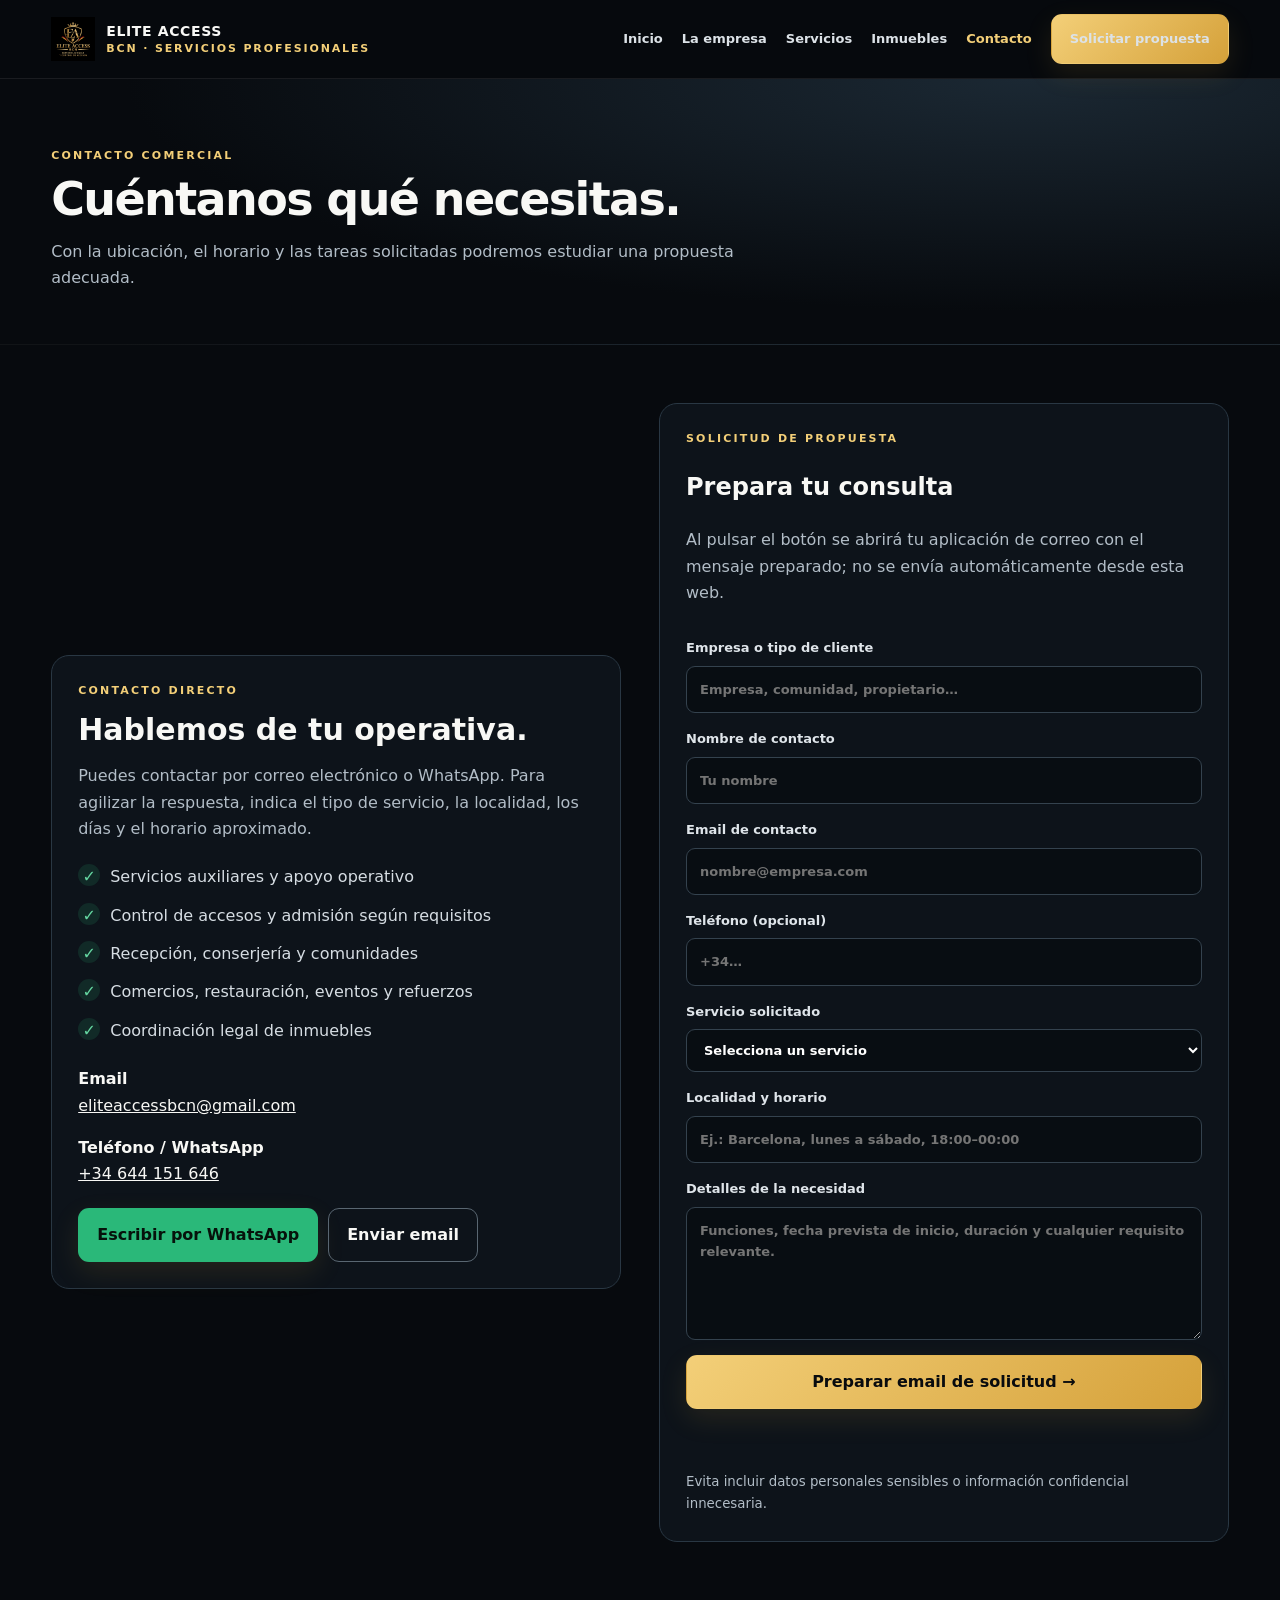
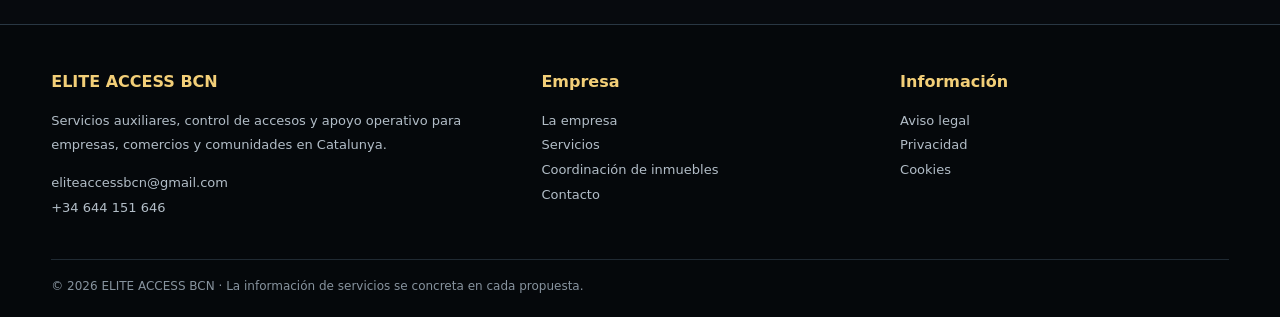
<file: contacto.html>
<!doctype html><html lang="es"><head><meta charset="utf-8"><meta name="viewport" content="width=device-width,initial-scale=1"><title>Contacto | ELITE ACCESS BCN</title><meta name="description" content="Solicita información o una propuesta de servicios auxiliares, control de accesos, recepción, conserjería y apoyo operativo en Catalunya."><meta name="theme-color" content="#070a0e"><link rel="icon" href="assets/logo.png"><link rel="stylesheet" href="styles.css"></head><body><a class="skip-link" href="#contenido">Saltar al contenido</a><header class="header"><div class="container nav"><a class="brand" href="index.html" aria-label="ELITE ACCESS BCN, inicio"><img src="assets/logo.png" alt=""><span class="brand-name">ELITE ACCESS<span>BCN · SERVICIOS PROFESIONALES</span></span></a><button class="mobile-toggle" aria-label="Abrir menú" aria-expanded="false" aria-controls="menu-principal">☰ Menú</button><nav class="menu" id="menu-principal" aria-label="Navegación principal"><a href="index.html">Inicio</a><a href="empresa.html">La empresa</a><a href="servicios.html">Servicios</a><a href="desokupacion.html">Inmuebles</a><a href="contacto.html" aria-current="page">Contacto</a><a class="cta" href="contacto.html">Solicitar propuesta</a></nav></div></header><main id="contenido"><section class="page-hero"><div class="container"><div class="kicker">Contacto comercial</div><h1>Cuéntanos qué necesitas.</h1><p>Con la ubicación, el horario y las tareas solicitadas podremos estudiar una propuesta adecuada.</p></div></section><section class="page"><div class="container contact"><div class="contact-box"><div class="kicker">Contacto directo</div><h2>Hablemos de tu operativa.</h2><p class="muted">Puedes contactar por correo electrónico o WhatsApp. Para agilizar la respuesta, indica el tipo de servicio, la localidad, los días y el horario aproximado.</p><div class="checks"><div class="check"><i>✓</i><span>Servicios auxiliares y apoyo operativo</span></div><div class="check"><i>✓</i><span>Control de accesos y admisión según requisitos</span></div><div class="check"><i>✓</i><span>Recepción, conserjería y comunidades</span></div><div class="check"><i>✓</i><span>Comercios, restauración, eventos y refuerzos</span></div><div class="check"><i>✓</i><span>Coordinación legal de inmuebles</span></div></div><p><strong>Email</strong><br><a href="mailto:eliteaccessbcn@gmail.com">eliteaccessbcn@gmail.com</a></p><p><strong>Teléfono / WhatsApp</strong><br><a href="tel:+34644151646">+34 644 151 646</a></p><div class="contact-actions"><a class="btn green" href="https://wa.me/34644151646" target="_blank" rel="noopener noreferrer">Escribir por WhatsApp</a><a class="btn ghost" href="mailto:eliteaccessbcn@gmail.com">Enviar email</a></div></div>
<form class="form" id="contact-form"><div><div class="kicker">Solicitud de propuesta</div><h2>Prepara tu consulta</h2><p class="muted">Al pulsar el botón se abrirá tu aplicación de correo con el mensaje preparado; no se envía automáticamente desde esta web.</p></div><label for="empresa">Empresa o tipo de cliente<input id="empresa" name="empresa" autocomplete="organization" placeholder="Empresa, comunidad, propietario…"></label><label for="nombre">Nombre de contacto<input id="nombre" name="nombre" autocomplete="name" required placeholder="Tu nombre"></label><label for="email">Email de contacto<input id="email" name="email" type="email" autocomplete="email" required placeholder="nombre@empresa.com"></label><label for="telefono">Teléfono (opcional)<input id="telefono" name="telefono" type="tel" autocomplete="tel" placeholder="+34…"></label><label for="servicio">Servicio solicitado<select id="servicio" name="servicio" required><option value="">Selecciona un servicio</option><option>Servicios auxiliares</option><option>Control de accesos</option><option>Recepción y conserjería</option><option>Apertura y cierre</option><option>Comunidades e inmuebles</option><option>Eventos y refuerzos</option><option>Comercio y restauración</option><option>Aparcamientos</option><option>Limpieza y mantenimiento básico</option><option>Coordinación legal de inmuebles</option><option>Otro / consulta general</option></select></label><label for="zona">Localidad y horario<input id="zona" name="zona" placeholder="Ej.: Barcelona, lunes a sábado, 18:00–00:00"></label><label for="mensaje">Detalles de la necesidad<textarea id="mensaje" name="mensaje" rows="5" required placeholder="Funciones, fecha prevista de inicio, duración y cualquier requisito relevante."></textarea></label><button class="btn" type="submit">Preparar email de solicitud →</button><p id="form-status" class="muted" role="status" aria-live="polite"></p><small>Evita incluir datos personales sensibles o información confidencial innecesaria.</small></form></div></section></main><footer class="footer"><div class="container footer-grid"><div><h4>ELITE ACCESS BCN</h4><p>Servicios auxiliares, control de accesos y apoyo operativo para empresas, comercios y comunidades en Catalunya.</p><p><a href="mailto:eliteaccessbcn@gmail.com">eliteaccessbcn@gmail.com</a><br><a href="tel:+34644151646">+34 644 151 646</a></p></div><div><h4>Empresa</h4><p><a href="empresa.html">La empresa</a><br><a href="servicios.html">Servicios</a><br><a href="desokupacion.html">Coordinación de inmuebles</a><br><a href="contacto.html">Contacto</a></p></div><div><h4>Información</h4><p><a href="legal.html">Aviso legal</a><br><a href="privacidad.html">Privacidad</a><br><a href="cookies.html">Cookies</a></p></div></div><div class="container copyright">© <span data-year>2026</span> ELITE ACCESS BCN · La información de servicios se concreta en cada propuesta.</div></footer><script src="script.js"></script></body></html>
</file>
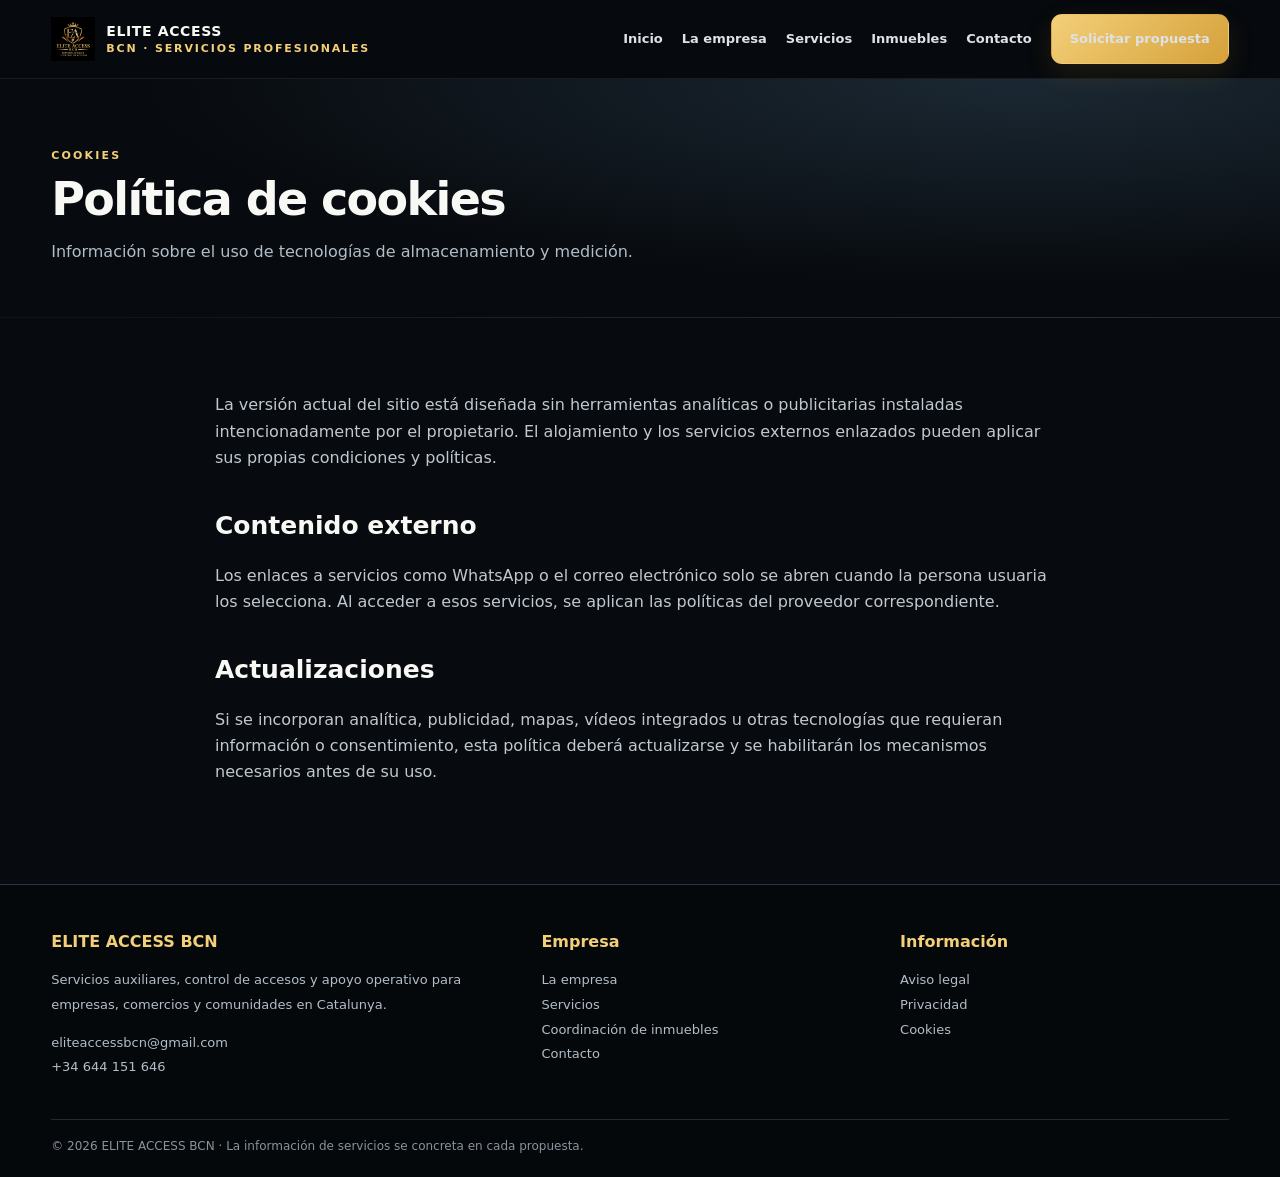
<file: cookies.html>
<!doctype html><html lang="es"><head><meta charset="utf-8"><meta name="viewport" content="width=device-width,initial-scale=1"><title>Política de cookies | ELITE ACCESS BCN</title><meta name="description" content="Información sobre cookies y tecnologías similares utilizadas en el sitio web de ELITE ACCESS BCN."><meta name="theme-color" content="#070a0e"><link rel="icon" href="assets/logo.png"><link rel="stylesheet" href="styles.css"></head><body><a class="skip-link" href="#contenido">Saltar al contenido</a><header class="header"><div class="container nav"><a class="brand" href="index.html" aria-label="ELITE ACCESS BCN, inicio"><img src="assets/logo.png" alt=""><span class="brand-name">ELITE ACCESS<span>BCN · SERVICIOS PROFESIONALES</span></span></a><button class="mobile-toggle" aria-label="Abrir menú" aria-expanded="false" aria-controls="menu-principal">☰ Menú</button><nav class="menu" id="menu-principal" aria-label="Navegación principal"><a href="index.html">Inicio</a><a href="empresa.html">La empresa</a><a href="servicios.html">Servicios</a><a href="desokupacion.html">Inmuebles</a><a href="contacto.html">Contacto</a><a class="cta" href="contacto.html">Solicitar propuesta</a></nav></div></header><main id="contenido"><section class="page-hero"><div class="container"><div class="kicker">Cookies</div><h1>Política de cookies</h1><p>Información sobre el uso de tecnologías de almacenamiento y medición.</p></div></section><section class="page"><div class="container prose"><p>La versión actual del sitio está diseñada sin herramientas analíticas o publicitarias instaladas intencionadamente por el propietario. El alojamiento y los servicios externos enlazados pueden aplicar sus propias condiciones y políticas.</p><h2>Contenido externo</h2><p>Los enlaces a servicios como WhatsApp o el correo electrónico solo se abren cuando la persona usuaria los selecciona. Al acceder a esos servicios, se aplican las políticas del proveedor correspondiente.</p><h2>Actualizaciones</h2><p>Si se incorporan analítica, publicidad, mapas, vídeos integrados u otras tecnologías que requieran información o consentimiento, esta política deberá actualizarse y se habilitarán los mecanismos necesarios antes de su uso.</p></div></section></main><footer class="footer"><div class="container footer-grid"><div><h4>ELITE ACCESS BCN</h4><p>Servicios auxiliares, control de accesos y apoyo operativo para empresas, comercios y comunidades en Catalunya.</p><p><a href="mailto:eliteaccessbcn@gmail.com">eliteaccessbcn@gmail.com</a><br><a href="tel:+34644151646">+34 644 151 646</a></p></div><div><h4>Empresa</h4><p><a href="empresa.html">La empresa</a><br><a href="servicios.html">Servicios</a><br><a href="desokupacion.html">Coordinación de inmuebles</a><br><a href="contacto.html">Contacto</a></p></div><div><h4>Información</h4><p><a href="legal.html">Aviso legal</a><br><a href="privacidad.html">Privacidad</a><br><a href="cookies.html">Cookies</a></p></div></div><div class="container copyright">© <span data-year>2026</span> ELITE ACCESS BCN · La información de servicios se concreta en cada propuesta.</div></footer><script src="script.js"></script></body></html>
</file>
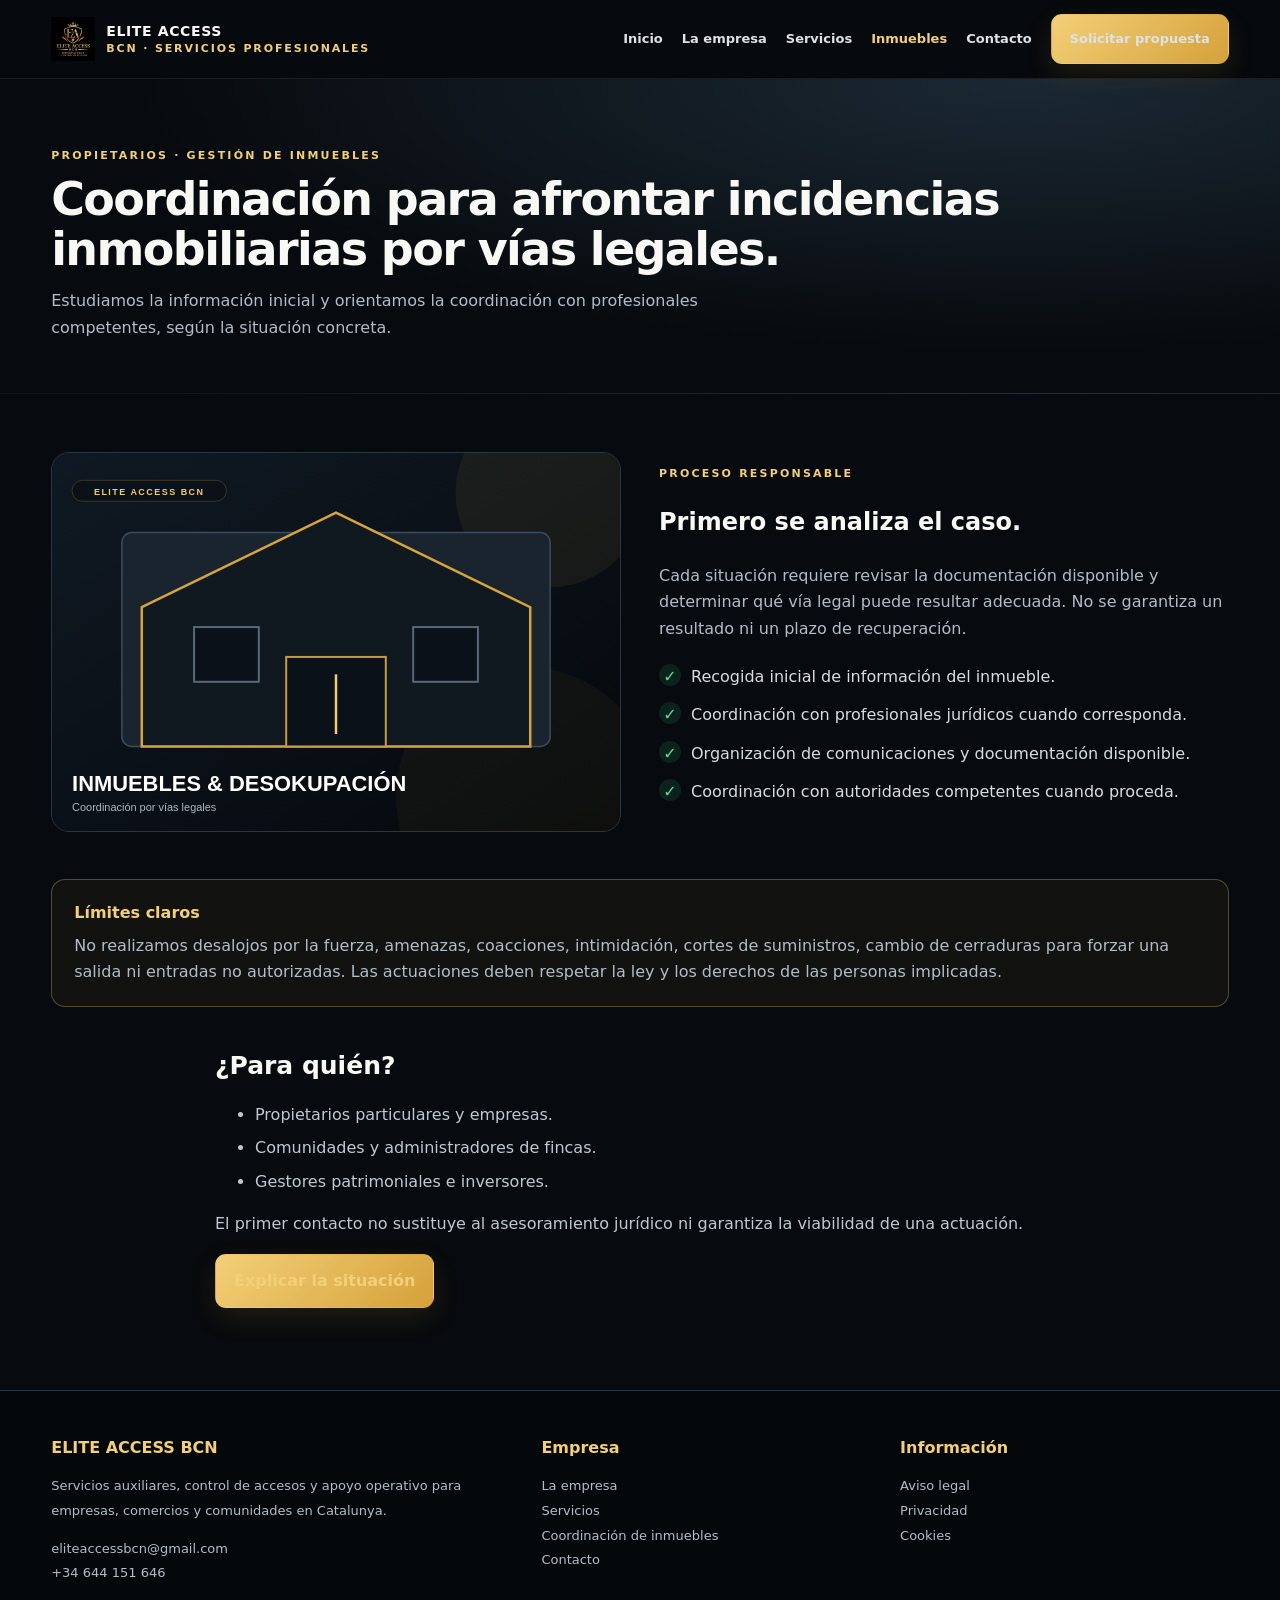
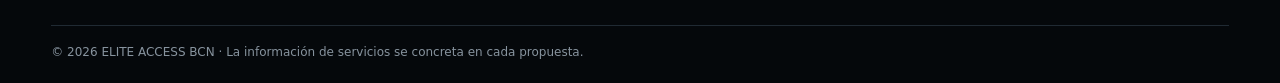
<file: desokupacion.html>
<!doctype html><html lang="es"><head><meta charset="utf-8"><meta name="viewport" content="width=device-width,initial-scale=1"><title>Coordinación legal de inmuebles | ELITE ACCESS BCN</title><meta name="description" content="Orientación inicial y coordinación con profesionales para estudiar vías legales de recuperación de inmuebles."><meta name="theme-color" content="#070a0e"><link rel="icon" href="assets/logo.png"><link rel="stylesheet" href="styles.css"></head><body><a class="skip-link" href="#contenido">Saltar al contenido</a><header class="header"><div class="container nav"><a class="brand" href="index.html" aria-label="ELITE ACCESS BCN, inicio"><img src="assets/logo.png" alt=""><span class="brand-name">ELITE ACCESS<span>BCN · SERVICIOS PROFESIONALES</span></span></a><button class="mobile-toggle" aria-label="Abrir menú" aria-expanded="false" aria-controls="menu-principal">☰ Menú</button><nav class="menu" id="menu-principal" aria-label="Navegación principal"><a href="index.html">Inicio</a><a href="empresa.html">La empresa</a><a href="servicios.html">Servicios</a><a href="desokupacion.html" aria-current="page">Inmuebles</a><a href="contacto.html">Contacto</a><a class="cta" href="contacto.html">Solicitar propuesta</a></nav></div></header><main id="contenido"><section class="page-hero"><div class="container"><div class="kicker">Propietarios · Gestión de inmuebles</div><h1>Coordinación para afrontar incidencias inmobiliarias por vías legales.</h1><p>Estudiamos la información inicial y orientamos la coordinación con profesionales competentes, según la situación concreta.</p></div></section><section class="page"><div class="container two"><div><img class="feature-image" src="assets/service-property.svg" alt="Ilustración conceptual de gestión de inmuebles"></div><div><div class="kicker">Proceso responsable</div><h2>Primero se analiza el caso.</h2><p class="muted">Cada situación requiere revisar la documentación disponible y determinar qué vía legal puede resultar adecuada. No se garantiza un resultado ni un plazo de recuperación.</p><div class="checks"><div class="check"><i>✓</i><span>Recogida inicial de información del inmueble.</span></div><div class="check"><i>✓</i><span>Coordinación con profesionales jurídicos cuando corresponda.</span></div><div class="check"><i>✓</i><span>Organización de comunicaciones y documentación disponible.</span></div><div class="check"><i>✓</i><span>Coordinación con autoridades competentes cuando proceda.</span></div></div></div></div><div class="container" style="margin-top:38px"><div class="notice"><strong>Límites claros</strong><p>No realizamos desalojos por la fuerza, amenazas, coacciones, intimidación, cortes de suministros, cambio de cerraduras para forzar una salida ni entradas no autorizadas. Las actuaciones deben respetar la ley y los derechos de las personas implicadas.</p></div></div><div class="container prose" style="margin-top:38px"><h2>¿Para quién?</h2><ul><li>Propietarios particulares y empresas.</li><li>Comunidades y administradores de fincas.</li><li>Gestores patrimoniales e inversores.</li></ul><p>El primer contacto no sustituye al asesoramiento jurídico ni garantiza la viabilidad de una actuación.</p><a class="btn" href="contacto.html">Explicar la situación</a></div></section></main><footer class="footer"><div class="container footer-grid"><div><h4>ELITE ACCESS BCN</h4><p>Servicios auxiliares, control de accesos y apoyo operativo para empresas, comercios y comunidades en Catalunya.</p><p><a href="mailto:eliteaccessbcn@gmail.com">eliteaccessbcn@gmail.com</a><br><a href="tel:+34644151646">+34 644 151 646</a></p></div><div><h4>Empresa</h4><p><a href="empresa.html">La empresa</a><br><a href="servicios.html">Servicios</a><br><a href="desokupacion.html">Coordinación de inmuebles</a><br><a href="contacto.html">Contacto</a></p></div><div><h4>Información</h4><p><a href="legal.html">Aviso legal</a><br><a href="privacidad.html">Privacidad</a><br><a href="cookies.html">Cookies</a></p></div></div><div class="container copyright">© <span data-year>2026</span> ELITE ACCESS BCN · La información de servicios se concreta en cada propuesta.</div></footer><script src="script.js"></script></body></html>
</file>
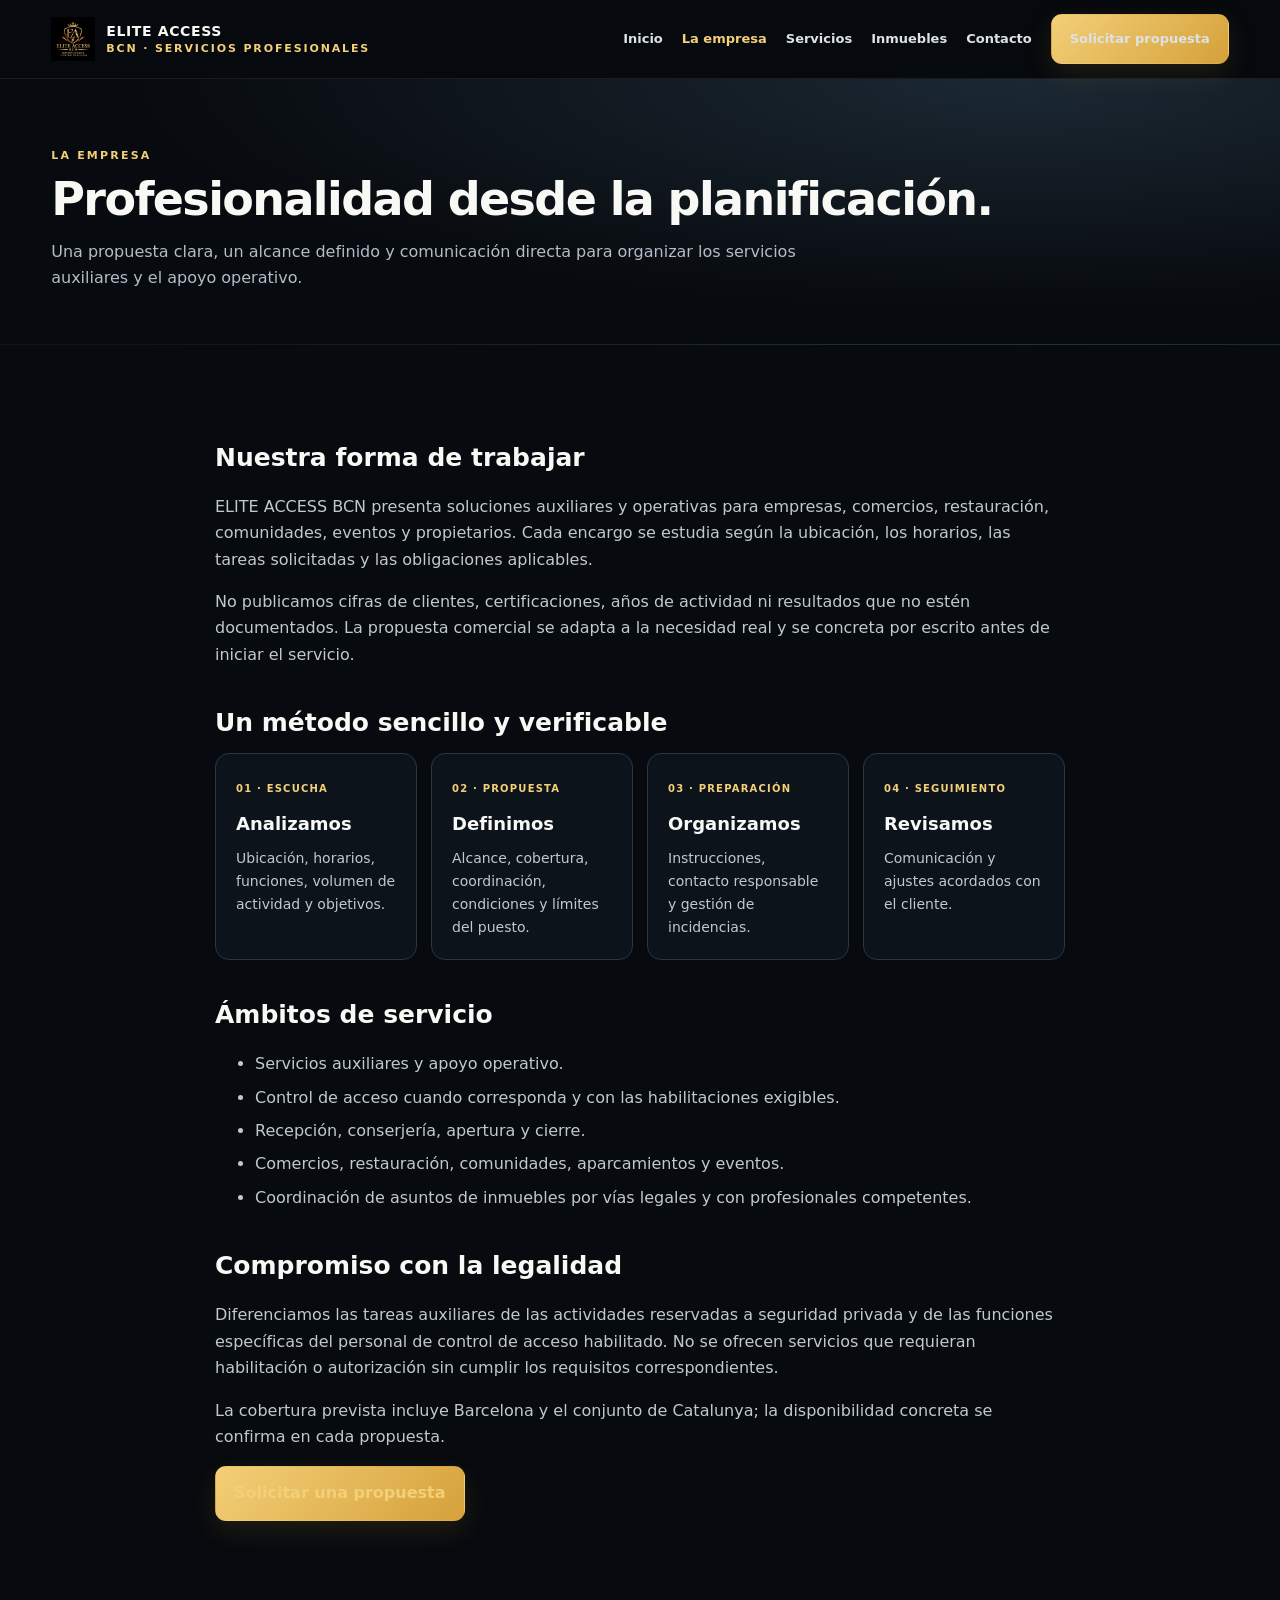
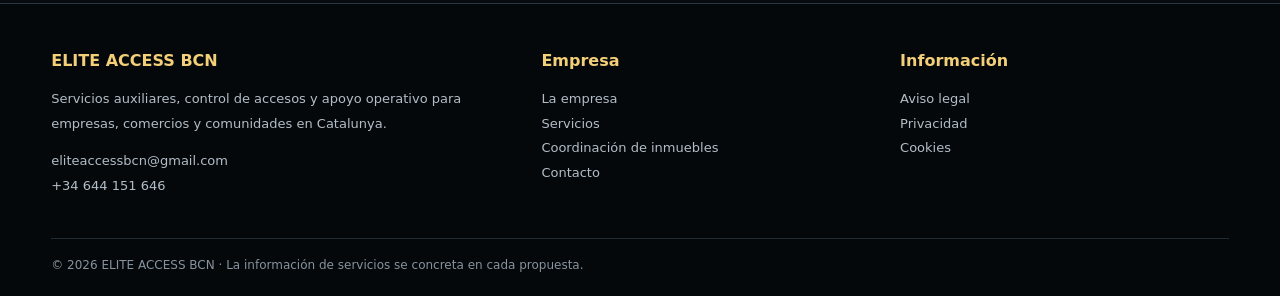
<file: empresa.html>
<!doctype html><html lang="es"><head><meta charset="utf-8"><meta name="viewport" content="width=device-width,initial-scale=1"><title>La empresa | ELITE ACCESS BCN</title><meta name="description" content="Conoce el enfoque de ELITE ACCESS BCN, sus procesos de trabajo, organización y compromiso con la definición clara de cada servicio."><meta name="theme-color" content="#070a0e"><link rel="icon" href="assets/logo.png"><link rel="stylesheet" href="styles.css"></head><body><a class="skip-link" href="#contenido">Saltar al contenido</a><header class="header"><div class="container nav"><a class="brand" href="index.html" aria-label="ELITE ACCESS BCN, inicio"><img src="assets/logo.png" alt=""><span class="brand-name">ELITE ACCESS<span>BCN · SERVICIOS PROFESIONALES</span></span></a><button class="mobile-toggle" aria-label="Abrir menú" aria-expanded="false" aria-controls="menu-principal">☰ Menú</button><nav class="menu" id="menu-principal" aria-label="Navegación principal"><a href="index.html">Inicio</a><a href="empresa.html" aria-current="page">La empresa</a><a href="servicios.html">Servicios</a><a href="desokupacion.html">Inmuebles</a><a href="contacto.html">Contacto</a><a class="cta" href="contacto.html">Solicitar propuesta</a></nav></div></header><main id="contenido"><section class="page-hero"><div class="container"><div class="kicker">La empresa</div><h1>Profesionalidad desde la planificación.</h1><p>Una propuesta clara, un alcance definido y comunicación directa para organizar los servicios auxiliares y el apoyo operativo.</p></div></section><section class="page"><div class="container prose"><h2>Nuestra forma de trabajar</h2><p>ELITE ACCESS BCN presenta soluciones auxiliares y operativas para empresas, comercios, restauración, comunidades, eventos y propietarios. Cada encargo se estudia según la ubicación, los horarios, las tareas solicitadas y las obligaciones aplicables.</p><p>No publicamos cifras de clientes, certificaciones, años de actividad ni resultados que no estén documentados. La propuesta comercial se adapta a la necesidad real y se concreta por escrito antes de iniciar el servicio.</p><h2>Un método sencillo y verificable</h2><div class="timeline"><div class="step"><b>01 · ESCUCHA</b><h3>Analizamos</h3><p>Ubicación, horarios, funciones, volumen de actividad y objetivos.</p></div><div class="step"><b>02 · PROPUESTA</b><h3>Definimos</h3><p>Alcance, cobertura, coordinación, condiciones y límites del puesto.</p></div><div class="step"><b>03 · PREPARACIÓN</b><h3>Organizamos</h3><p>Instrucciones, contacto responsable y gestión de incidencias.</p></div><div class="step"><b>04 · SEGUIMIENTO</b><h3>Revisamos</h3><p>Comunicación y ajustes acordados con el cliente.</p></div></div><h2>Ámbitos de servicio</h2><ul><li>Servicios auxiliares y apoyo operativo.</li><li>Control de acceso cuando corresponda y con las habilitaciones exigibles.</li><li>Recepción, conserjería, apertura y cierre.</li><li>Comercios, restauración, comunidades, aparcamientos y eventos.</li><li>Coordinación de asuntos de inmuebles por vías legales y con profesionales competentes.</li></ul><h2>Compromiso con la legalidad</h2><p>Diferenciamos las tareas auxiliares de las actividades reservadas a seguridad privada y de las funciones específicas del personal de control de acceso habilitado. No se ofrecen servicios que requieran habilitación o autorización sin cumplir los requisitos correspondientes.</p><p>La cobertura prevista incluye Barcelona y el conjunto de Catalunya; la disponibilidad concreta se confirma en cada propuesta.</p><a class="btn" href="contacto.html">Solicitar una propuesta</a></div></section></main><footer class="footer"><div class="container footer-grid"><div><h4>ELITE ACCESS BCN</h4><p>Servicios auxiliares, control de accesos y apoyo operativo para empresas, comercios y comunidades en Catalunya.</p><p><a href="mailto:eliteaccessbcn@gmail.com">eliteaccessbcn@gmail.com</a><br><a href="tel:+34644151646">+34 644 151 646</a></p></div><div><h4>Empresa</h4><p><a href="empresa.html">La empresa</a><br><a href="servicios.html">Servicios</a><br><a href="desokupacion.html">Coordinación de inmuebles</a><br><a href="contacto.html">Contacto</a></p></div><div><h4>Información</h4><p><a href="legal.html">Aviso legal</a><br><a href="privacidad.html">Privacidad</a><br><a href="cookies.html">Cookies</a></p></div></div><div class="container copyright">© <span data-year>2026</span> ELITE ACCESS BCN · La información de servicios se concreta en cada propuesta.</div></footer><script src="script.js"></script></body></html>
</file>
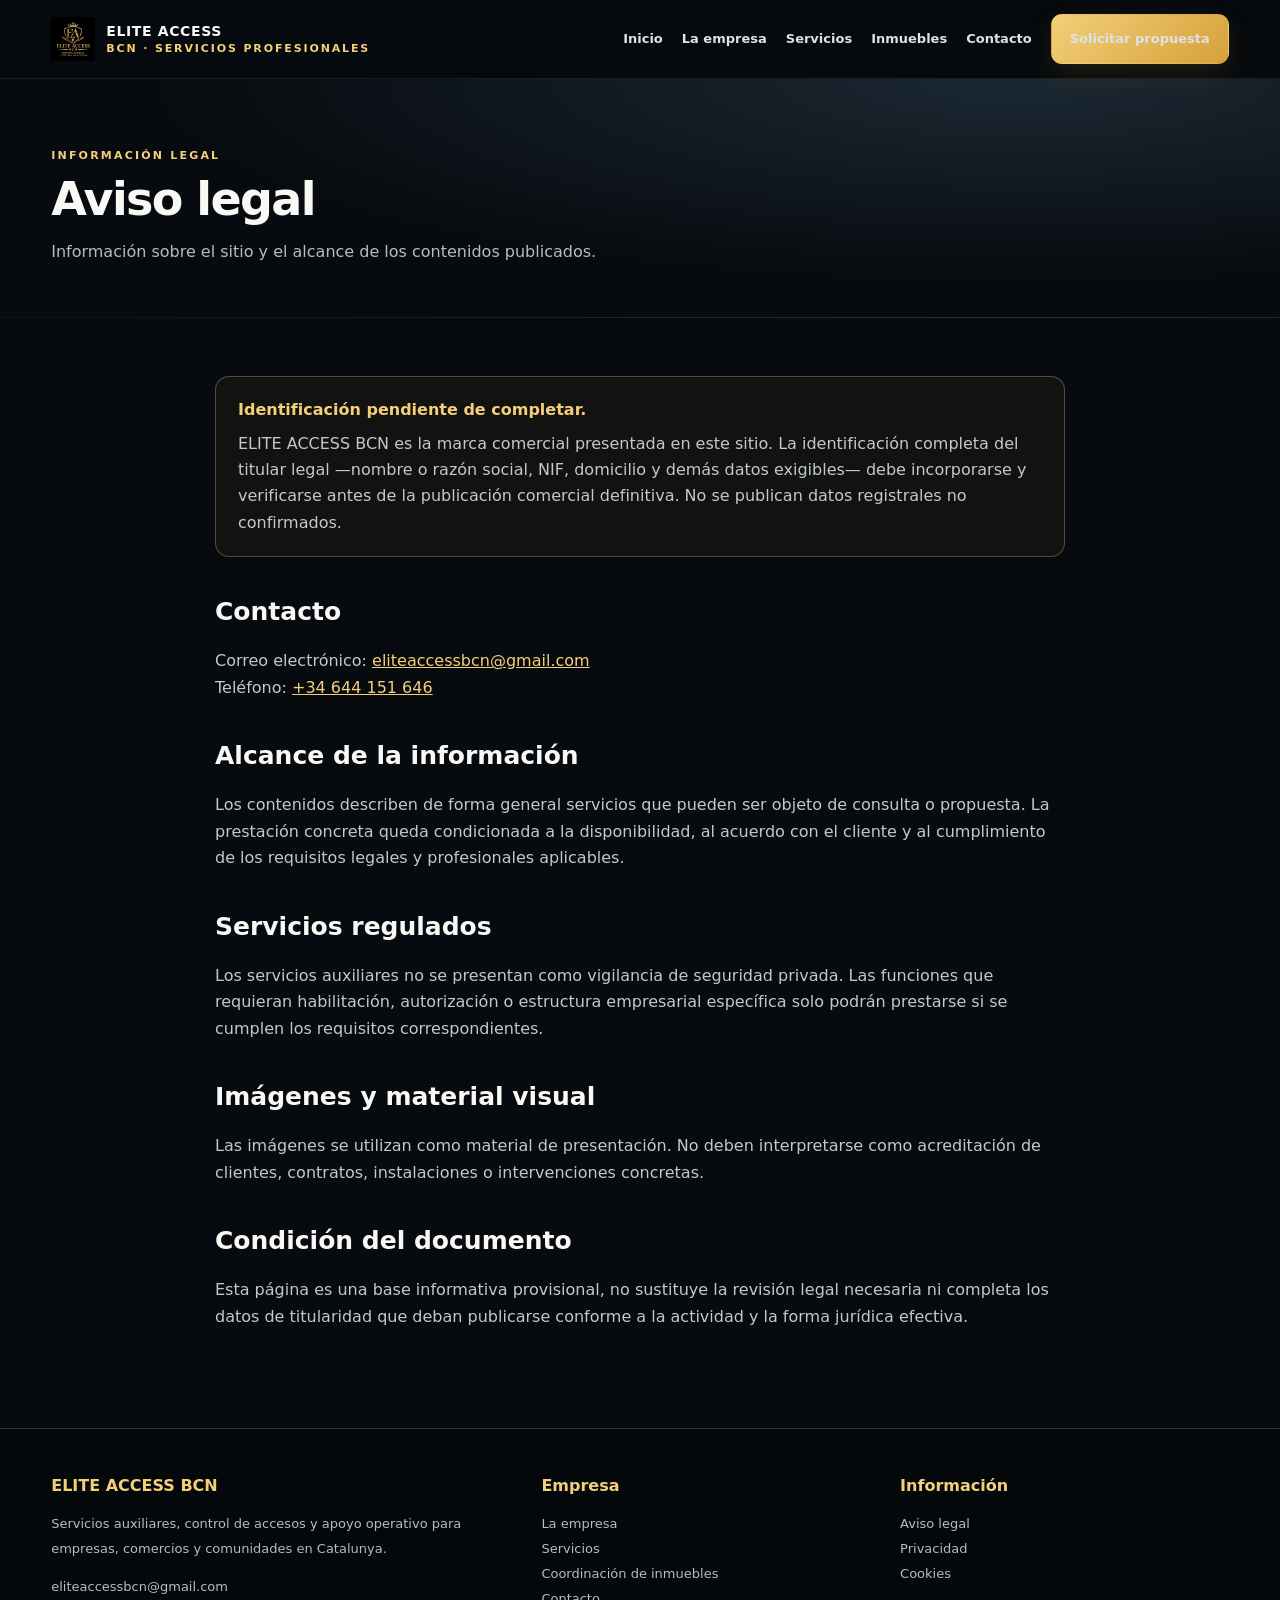
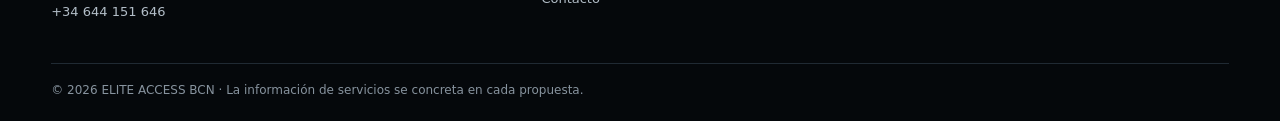
<file: legal.html>
<!doctype html><html lang="es"><head><meta charset="utf-8"><meta name="viewport" content="width=device-width,initial-scale=1"><title>Aviso legal | ELITE ACCESS BCN</title><meta name="description" content="Información legal provisional del sitio web de ELITE ACCESS BCN y alcance de los servicios publicados."><meta name="theme-color" content="#070a0e"><link rel="icon" href="assets/logo.png"><link rel="stylesheet" href="styles.css"></head><body><a class="skip-link" href="#contenido">Saltar al contenido</a><header class="header"><div class="container nav"><a class="brand" href="index.html" aria-label="ELITE ACCESS BCN, inicio"><img src="assets/logo.png" alt=""><span class="brand-name">ELITE ACCESS<span>BCN · SERVICIOS PROFESIONALES</span></span></a><button class="mobile-toggle" aria-label="Abrir menú" aria-expanded="false" aria-controls="menu-principal">☰ Menú</button><nav class="menu" id="menu-principal" aria-label="Navegación principal"><a href="index.html">Inicio</a><a href="empresa.html">La empresa</a><a href="servicios.html">Servicios</a><a href="desokupacion.html">Inmuebles</a><a href="contacto.html">Contacto</a><a class="cta" href="contacto.html">Solicitar propuesta</a></nav></div></header><main id="contenido"><section class="page-hero"><div class="container"><div class="kicker">Información legal</div><h1>Aviso legal</h1><p>Información sobre el sitio y el alcance de los contenidos publicados.</p></div></section><section class="page"><div class="container prose"><div class="notice"><strong>Identificación pendiente de completar.</strong><p>ELITE ACCESS BCN es la marca comercial presentada en este sitio. La identificación completa del titular legal —nombre o razón social, NIF, domicilio y demás datos exigibles— debe incorporarse y verificarse antes de la publicación comercial definitiva. No se publican datos registrales no confirmados.</p></div><h2>Contacto</h2><p>Correo electrónico: <a href="mailto:eliteaccessbcn@gmail.com">eliteaccessbcn@gmail.com</a><br>Teléfono: <a href="tel:+34644151646">+34 644 151 646</a></p><h2>Alcance de la información</h2><p>Los contenidos describen de forma general servicios que pueden ser objeto de consulta o propuesta. La prestación concreta queda condicionada a la disponibilidad, al acuerdo con el cliente y al cumplimiento de los requisitos legales y profesionales aplicables.</p><h2>Servicios regulados</h2><p>Los servicios auxiliares no se presentan como vigilancia de seguridad privada. Las funciones que requieran habilitación, autorización o estructura empresarial específica solo podrán prestarse si se cumplen los requisitos correspondientes.</p><h2>Imágenes y material visual</h2><p>Las imágenes se utilizan como material de presentación. No deben interpretarse como acreditación de clientes, contratos, instalaciones o intervenciones concretas.</p><h2>Condición del documento</h2><p>Esta página es una base informativa provisional, no sustituye la revisión legal necesaria ni completa los datos de titularidad que deban publicarse conforme a la actividad y la forma jurídica efectiva.</p></div></section></main><footer class="footer"><div class="container footer-grid"><div><h4>ELITE ACCESS BCN</h4><p>Servicios auxiliares, control de accesos y apoyo operativo para empresas, comercios y comunidades en Catalunya.</p><p><a href="mailto:eliteaccessbcn@gmail.com">eliteaccessbcn@gmail.com</a><br><a href="tel:+34644151646">+34 644 151 646</a></p></div><div><h4>Empresa</h4><p><a href="empresa.html">La empresa</a><br><a href="servicios.html">Servicios</a><br><a href="desokupacion.html">Coordinación de inmuebles</a><br><a href="contacto.html">Contacto</a></p></div><div><h4>Información</h4><p><a href="legal.html">Aviso legal</a><br><a href="privacidad.html">Privacidad</a><br><a href="cookies.html">Cookies</a></p></div></div><div class="container copyright">© <span data-year>2026</span> ELITE ACCESS BCN · La información de servicios se concreta en cada propuesta.</div></footer><script src="script.js"></script></body></html>
</file>
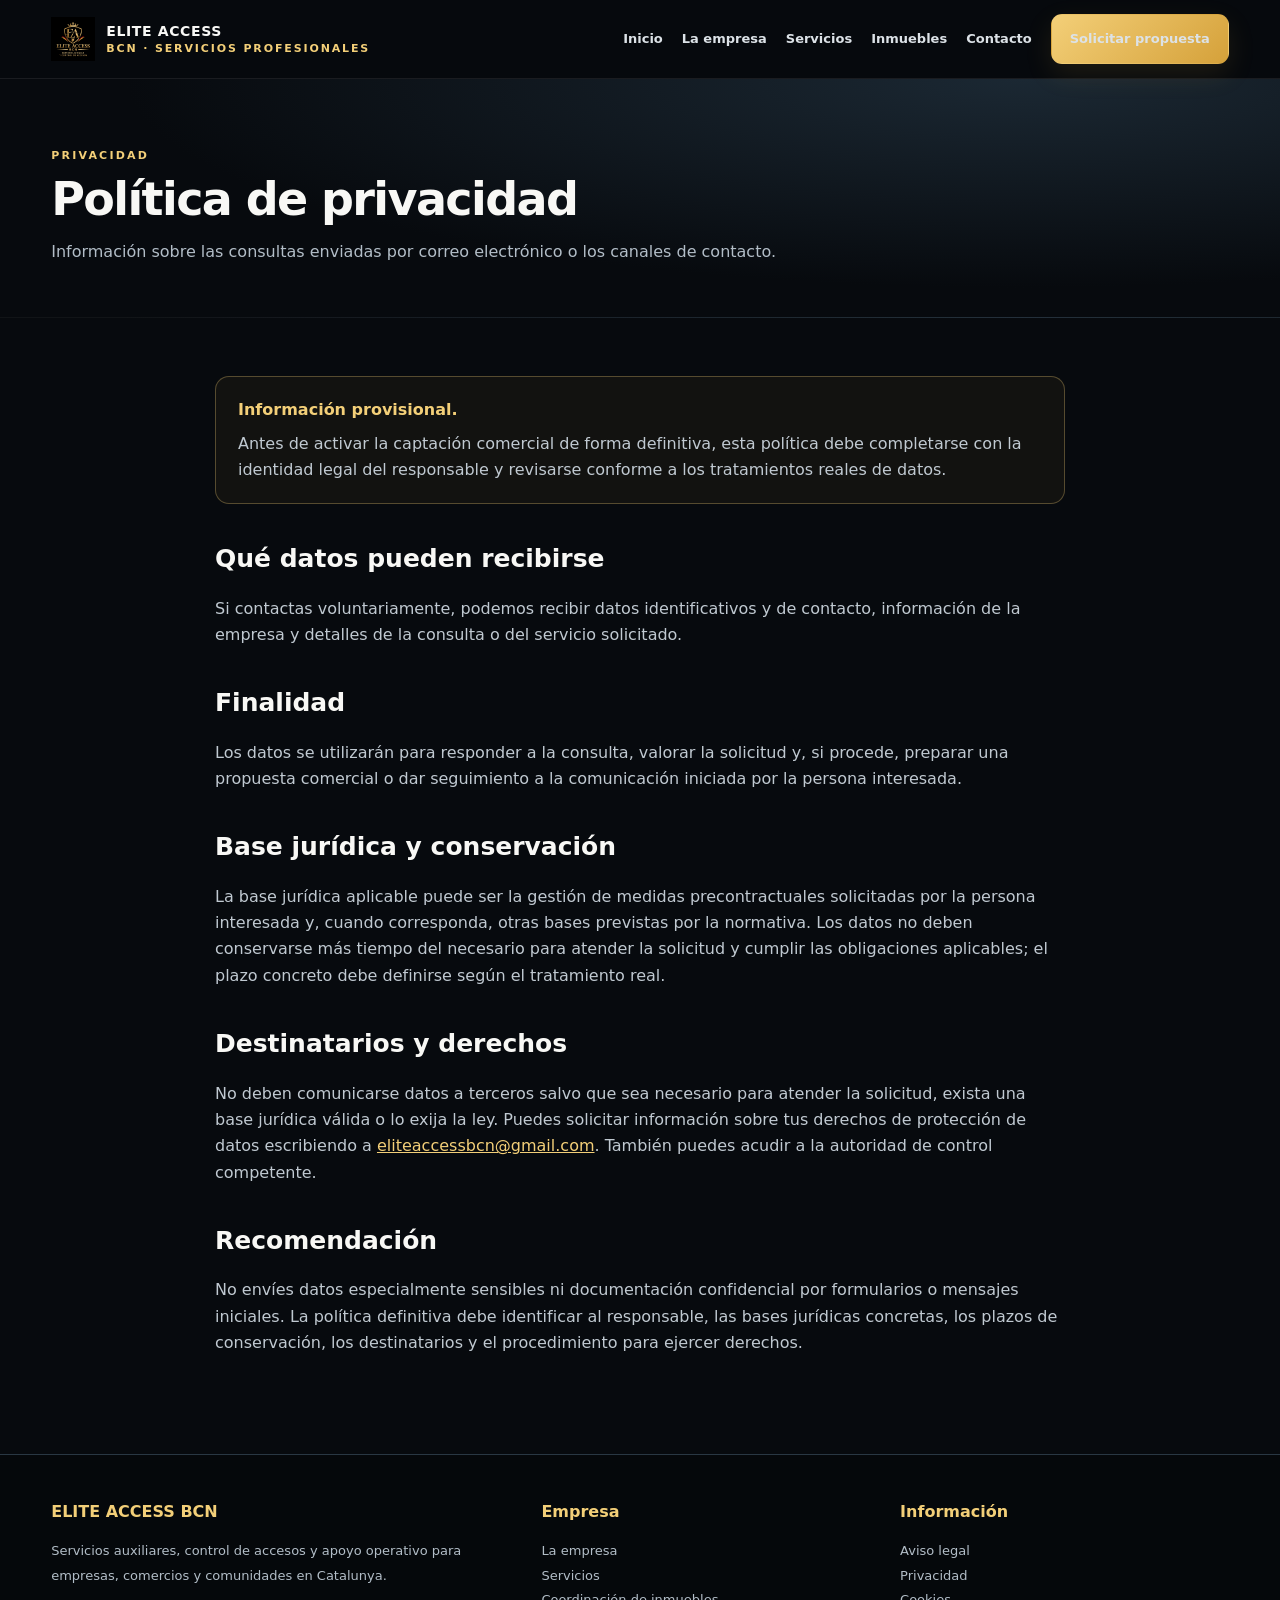
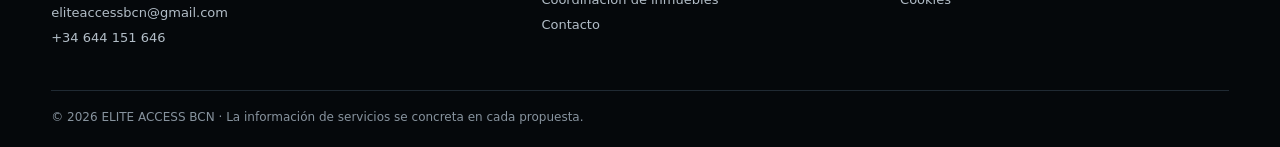
<file: privacidad.html>
<!doctype html><html lang="es"><head><meta charset="utf-8"><meta name="viewport" content="width=device-width,initial-scale=1"><title>Política de privacidad | ELITE ACCESS BCN</title><meta name="description" content="Información provisional sobre el uso de datos enviados mediante los canales de contacto de ELITE ACCESS BCN."><meta name="theme-color" content="#070a0e"><link rel="icon" href="assets/logo.png"><link rel="stylesheet" href="styles.css"></head><body><a class="skip-link" href="#contenido">Saltar al contenido</a><header class="header"><div class="container nav"><a class="brand" href="index.html" aria-label="ELITE ACCESS BCN, inicio"><img src="assets/logo.png" alt=""><span class="brand-name">ELITE ACCESS<span>BCN · SERVICIOS PROFESIONALES</span></span></a><button class="mobile-toggle" aria-label="Abrir menú" aria-expanded="false" aria-controls="menu-principal">☰ Menú</button><nav class="menu" id="menu-principal" aria-label="Navegación principal"><a href="index.html">Inicio</a><a href="empresa.html">La empresa</a><a href="servicios.html">Servicios</a><a href="desokupacion.html">Inmuebles</a><a href="contacto.html">Contacto</a><a class="cta" href="contacto.html">Solicitar propuesta</a></nav></div></header><main id="contenido"><section class="page-hero"><div class="container"><div class="kicker">Privacidad</div><h1>Política de privacidad</h1><p>Información sobre las consultas enviadas por correo electrónico o los canales de contacto.</p></div></section><section class="page"><div class="container prose"><div class="notice"><strong>Información provisional.</strong><p>Antes de activar la captación comercial de forma definitiva, esta política debe completarse con la identidad legal del responsable y revisarse conforme a los tratamientos reales de datos.</p></div><h2>Qué datos pueden recibirse</h2><p>Si contactas voluntariamente, podemos recibir datos identificativos y de contacto, información de la empresa y detalles de la consulta o del servicio solicitado.</p><h2>Finalidad</h2><p>Los datos se utilizarán para responder a la consulta, valorar la solicitud y, si procede, preparar una propuesta comercial o dar seguimiento a la comunicación iniciada por la persona interesada.</p><h2>Base jurídica y conservación</h2><p>La base jurídica aplicable puede ser la gestión de medidas precontractuales solicitadas por la persona interesada y, cuando corresponda, otras bases previstas por la normativa. Los datos no deben conservarse más tiempo del necesario para atender la solicitud y cumplir las obligaciones aplicables; el plazo concreto debe definirse según el tratamiento real.</p><h2>Destinatarios y derechos</h2><p>No deben comunicarse datos a terceros salvo que sea necesario para atender la solicitud, exista una base jurídica válida o lo exija la ley. Puedes solicitar información sobre tus derechos de protección de datos escribiendo a <a href="mailto:eliteaccessbcn@gmail.com">eliteaccessbcn@gmail.com</a>. También puedes acudir a la autoridad de control competente.</p><h2>Recomendación</h2><p>No envíes datos especialmente sensibles ni documentación confidencial por formularios o mensajes iniciales. La política definitiva debe identificar al responsable, las bases jurídicas concretas, los plazos de conservación, los destinatarios y el procedimiento para ejercer derechos.</p></div></section></main><footer class="footer"><div class="container footer-grid"><div><h4>ELITE ACCESS BCN</h4><p>Servicios auxiliares, control de accesos y apoyo operativo para empresas, comercios y comunidades en Catalunya.</p><p><a href="mailto:eliteaccessbcn@gmail.com">eliteaccessbcn@gmail.com</a><br><a href="tel:+34644151646">+34 644 151 646</a></p></div><div><h4>Empresa</h4><p><a href="empresa.html">La empresa</a><br><a href="servicios.html">Servicios</a><br><a href="desokupacion.html">Coordinación de inmuebles</a><br><a href="contacto.html">Contacto</a></p></div><div><h4>Información</h4><p><a href="legal.html">Aviso legal</a><br><a href="privacidad.html">Privacidad</a><br><a href="cookies.html">Cookies</a></p></div></div><div class="container copyright">© <span data-year>2026</span> ELITE ACCESS BCN · La información de servicios se concreta en cada propuesta.</div></footer><script src="script.js"></script></body></html>
</file>
<file: styles.css>
:root{color-scheme:dark;--bg:#070a0e;--surface:#0d131a;--surface2:#121b24;--gold:#d5a13a;--gold2:#f3cf78;--white:#f8f8f5;--muted:#b2bdc7;--line:#293743;--green:#2ab879;--max:1180px}
*{box-sizing:border-box}html{scroll-behavior:smooth;scroll-padding-top:92px}body{margin:0;background:var(--bg);color:var(--white);font-family:Inter,ui-sans-serif,system-ui,-apple-system,"Segoe UI",Arial,sans-serif;line-height:1.65;-webkit-font-smoothing:antialiased}img{max-width:100%;height:auto}a{color:inherit}button,input,select,textarea{font:inherit}.container{width:min(var(--max),92%);margin-inline:auto}.muted{color:var(--muted)}.skip-link{position:absolute;left:-9999px;top:10px;background:var(--gold2);color:#090b0e;padding:10px 14px;z-index:1000}.skip-link:focus{left:10px}
.header{position:sticky;top:0;z-index:100;background:rgba(7,10,14,.95);backdrop-filter:blur(16px);border-bottom:1px solid rgba(255,255,255,.08)}.nav{min-height:78px;display:flex;align-items:center;gap:24px}.brand{display:flex;align-items:center;gap:11px;text-decoration:none;font-weight:900;letter-spacing:.04em;white-space:nowrap}.brand img{width:44px;height:50px;object-fit:contain}.brand-name{color:var(--white);font-size:14px;line-height:1.15}.brand-name span{display:block;color:var(--gold2);letter-spacing:.17em;font-size:11px;margin-top:4px}.menu{margin-left:auto;display:flex;gap:19px;align-items:center}.menu a{text-decoration:none;font-size:13px;font-weight:750;color:#dce2e7;transition:color .2s}.menu a:hover,.menu a[aria-current=page]{color:var(--gold2)}.mobile-toggle{display:none;margin-left:auto;background:transparent;border:1px solid var(--line);color:#fff;border-radius:10px;padding:9px 12px;cursor:pointer}
.btn,.cta{display:inline-flex;align-items:center;justify-content:center;gap:9px;text-decoration:none;border-radius:11px;padding:13px 18px;font-weight:850;background:linear-gradient(135deg,var(--gold2),var(--gold));color:#090b0e;border:1px solid transparent;box-shadow:0 10px 28px rgba(213,161,58,.12);transition:transform .2s,filter .2s}.btn:hover,.cta:hover{transform:translateY(-1px);filter:brightness(1.05)}.btn.ghost{background:transparent;color:var(--white);border-color:#596671;box-shadow:none}.btn.green{background:var(--green);color:#06120b}
.hero{position:relative;overflow:hidden;padding:86px 0 78px;background:radial-gradient(ellipse at 84% 20%,#23313c 0,#111a22 28%,#070a0e 70%)}.hero:before{content:"";position:absolute;width:620px;height:620px;border:1px solid rgba(213,161,58,.13);border-radius:50%;right:-300px;top:-260px;box-shadow:0 0 0 70px rgba(213,161,58,.025),0 0 0 140px rgba(213,161,58,.014);pointer-events:none}.hero-grid{display:grid;grid-template-columns:1.04fr .96fr;gap:54px;align-items:center;position:relative}.kicker{font-size:11px;letter-spacing:.2em;color:var(--gold2);font-weight:900;text-transform:uppercase}.hero h1{font-size:clamp(42px,5.5vw,76px);line-height:.99;letter-spacing:-.045em;margin:15px 0 22px;max-width:760px}.hero h1 em{font-style:normal;color:var(--gold2)}.hero .lead{font-size:18px;max-width:680px;color:#c9d1d8}.actions{display:flex;gap:12px;flex-wrap:wrap;margin:28px 0}.trust{display:flex;flex-wrap:wrap;gap:10px 18px;color:#b6c0c9;font-size:12px}.trust span:before{content:"✓";color:var(--gold2);font-weight:900;margin-right:7px}.hero-card{border:1px solid #354451;border-radius:23px;padding:12px;background:linear-gradient(145deg,#17232e,#080c11);box-shadow:0 30px 80px rgba(0,0,0,.4)}.hero-card img{width:100%;height:420px;object-fit:cover;display:block;border-radius:15px}.hero-card small{display:block;margin:12px 4px 2px;color:#aeb8c2;font-size:11px;letter-spacing:.09em}
.stats{display:grid;grid-template-columns:repeat(4,1fr);gap:1px;background:var(--line);border:1px solid var(--line);border-radius:15px;overflow:hidden;margin:0 auto;position:relative;z-index:2}.stat{background:#0c131a;padding:18px 14px;text-align:center}.stat strong{display:block;color:var(--gold2);font-size:15px}.stat span{font-size:12px;color:#aab5bf}
.section{padding:82px 0}.section.alt{background:#0a1016;border-block:1px solid rgba(255,255,255,.035)}.section-head{max-width:780px;margin:0 0 34px}.section-head h2,.page-hero h1{font-size:clamp(30px,4vw,46px);line-height:1.08;letter-spacing:-.035em;margin:10px 0 14px}.section-head p,.page-hero p{color:var(--muted);max-width:760px;margin:0}.cards{display:grid;grid-template-columns:repeat(3,minmax(0,1fr));gap:18px}.card{overflow:hidden;background:linear-gradient(145deg,#111a23,#0b1016);border:1px solid var(--line);border-radius:17px;transition:transform .2s,border-color .2s}.card:hover{transform:translateY(-3px);border-color:rgba(243,207,120,.55)}.card>img{display:block;width:100%;height:190px;object-fit:cover;background:#121a22;border-bottom:1px solid var(--line)}.card-body{padding:20px}.num{font-size:10px;letter-spacing:.17em;font-weight:900;color:var(--gold2)}.card h3{margin:8px 0;font-size:19px;line-height:1.25}.card p{color:var(--muted);font-size:14px;margin:0}.text-link{display:inline-flex;margin-top:15px;color:var(--gold2);font-size:13px;font-weight:800;text-decoration:none}.sectors{display:grid;grid-template-columns:repeat(4,minmax(0,1fr));gap:12px}.sector{border:1px solid var(--line);background:var(--surface);border-radius:12px;padding:17px;font-size:14px;font-weight:750}.sector small{display:block;color:var(--muted);font-weight:500;margin-top:5px}.two,.contact{display:grid;grid-template-columns:1fr 1fr;gap:38px;align-items:center}.feature-image{width:100%;height:380px;object-fit:cover;border-radius:18px;border:1px solid var(--line);background:var(--surface)}.checks{display:grid;gap:12px;margin:22px 0}.check{display:flex;gap:10px;align-items:flex-start;color:#d6dde3}.check i{font-style:normal;display:inline-grid;place-items:center;flex:0 0 22px;width:22px;height:22px;border-radius:50%;background:rgba(42,184,121,.14);color:#65d7a1;font-weight:900}.timeline{display:grid;grid-template-columns:repeat(4,minmax(0,1fr));gap:14px}.step{padding:20px;border:1px solid var(--line);border-radius:14px;background:var(--surface)}.step>b{font-size:10px;color:var(--gold2);letter-spacing:.12em}.step h3{margin:8px 0}.step p{margin:0;color:var(--muted);font-size:14px}.notice{padding:20px 22px;border:1px solid rgba(243,207,120,.3);border-radius:14px;background:rgba(213,161,58,.055)}.notice strong{color:var(--gold2)}.notice p{color:var(--muted);margin:7px 0 0}.gallery-grid{display:grid;grid-template-columns:repeat(3,minmax(0,1fr));gap:17px}.gallery-card{margin:0;background:#10161d;border:1px solid var(--line);border-radius:15px;overflow:hidden}.gallery-card img{display:block;width:100%;height:245px;object-fit:cover;background:#121a22}.gallery-card figcaption{padding:13px 15px;color:var(--gold2);font-size:13px;font-weight:800}.gallery-note{color:var(--muted);font-size:12px;margin-top:17px}
.page-hero{padding:68px 0 52px;background:radial-gradient(ellipse at 80% 0,#1b2833 0,#070a0e 62%);border-bottom:1px solid rgba(255,255,255,.04)}.page{padding:58px 0 82px}.prose{max-width:850px}.prose h2{margin:34px 0 10px;font-size:25px}.prose h3{font-size:18px}.prose p,.prose li{color:#c0c9d1}.prose li{margin:7px 0}.prose a{color:var(--gold2)}.contact-box,.form{padding:26px;border:1px solid var(--line);background:var(--surface);border-radius:18px}.contact-box h2{font-size:30px;line-height:1.15;margin:12px 0}.form{display:grid;gap:15px}.form label{display:grid;gap:7px;font-size:13px;font-weight:800;color:#dfe5ea}.form input,.form select,.form textarea{width:100%;padding:12px 13px;background:#080d12;border:1px solid #34424e;border-radius:9px;color:#fff;min-width:0}.form input:focus,.form select:focus,.form textarea:focus{outline:2px solid rgba(243,207,120,.55);outline-offset:1px}.form textarea{resize:vertical}.form small{color:var(--muted);font-weight:500}.contact-actions{display:flex;flex-wrap:wrap;gap:10px;margin-top:20px}.contact-actions a{overflow-wrap:anywhere}
.footer{padding:44px 0 20px;border-top:1px solid var(--line);background:#05080b}.footer-grid{display:grid;grid-template-columns:1.4fr 1fr 1fr;gap:30px}.footer h4{margin:0 0 12px;color:var(--gold2)}.footer p,.footer a{font-size:13px;color:var(--muted);line-height:1.9}.footer a{text-decoration:none}.footer a:hover{color:var(--gold2)}.copyright{border-top:1px solid #202a33;margin-top:26px;padding-top:17px;font-size:12px;color:#87939e}
@media(max-width:1000px){.nav{gap:14px}.menu{gap:12px}.menu a{font-size:12px}.menu .cta{padding:10px 12px}.hero-grid{gap:30px}.hero-card img{height:350px}.cards{grid-template-columns:repeat(2,minmax(0,1fr))}.sectors{grid-template-columns:repeat(2,minmax(0,1fr))}.timeline{grid-template-columns:repeat(2,minmax(0,1fr))}}
@media(max-width:760px){.nav{min-height:70px}.mobile-toggle{display:block}.menu{display:none;position:absolute;top:69px;left:4%;right:4%;margin:0;padding:16px;background:#0b1117;border:1px solid var(--line);border-radius:0 0 14px 14px;box-shadow:0 20px 45px rgba(0,0,0,.45);align-items:stretch;flex-direction:column;gap:0}.menu.open{display:flex}.menu a{padding:12px 10px;font-size:14px;border-bottom:1px solid rgba(255,255,255,.05)}.menu a:last-child{border-bottom:0}.menu .cta{margin-top:9px;justify-content:center}.hero{padding:58px 0}.hero-grid,.two,.contact{grid-template-columns:1fr}.hero h1{font-size:clamp(39px,10vw,60px)}.hero .lead{font-size:16px}.hero-card img{height:auto;max-height:390px;aspect-ratio:4/3}.stats{grid-template-columns:repeat(2,minmax(0,1fr));margin-top:18px}.section{padding:62px 0}.gallery-grid{grid-template-columns:repeat(2,minmax(0,1fr))}.gallery-card img{height:190px}.feature-image{height:auto;max-height:360px}.footer-grid{grid-template-columns:1fr 1fr}}
@media(max-width:500px){.brand img{width:36px;height:42px}.brand-name{font-size:12px}.brand-name span{font-size:10px}.cards,.gallery-grid,.timeline,.sectors{grid-template-columns:1fr}.card>img{height:210px}.gallery-card img{height:auto;aspect-ratio:4/3}.section-head h2,.page-hero h1{font-size:32px}.actions .btn{width:100%}.footer-grid{grid-template-columns:1fr}.contact-box,.form{padding:20px}.trust{gap:8px 12px}}
@media(prefers-reduced-motion:reduce){*,*::before,*::after{scroll-behavior:auto!important;transition:none!important}}
</file>
